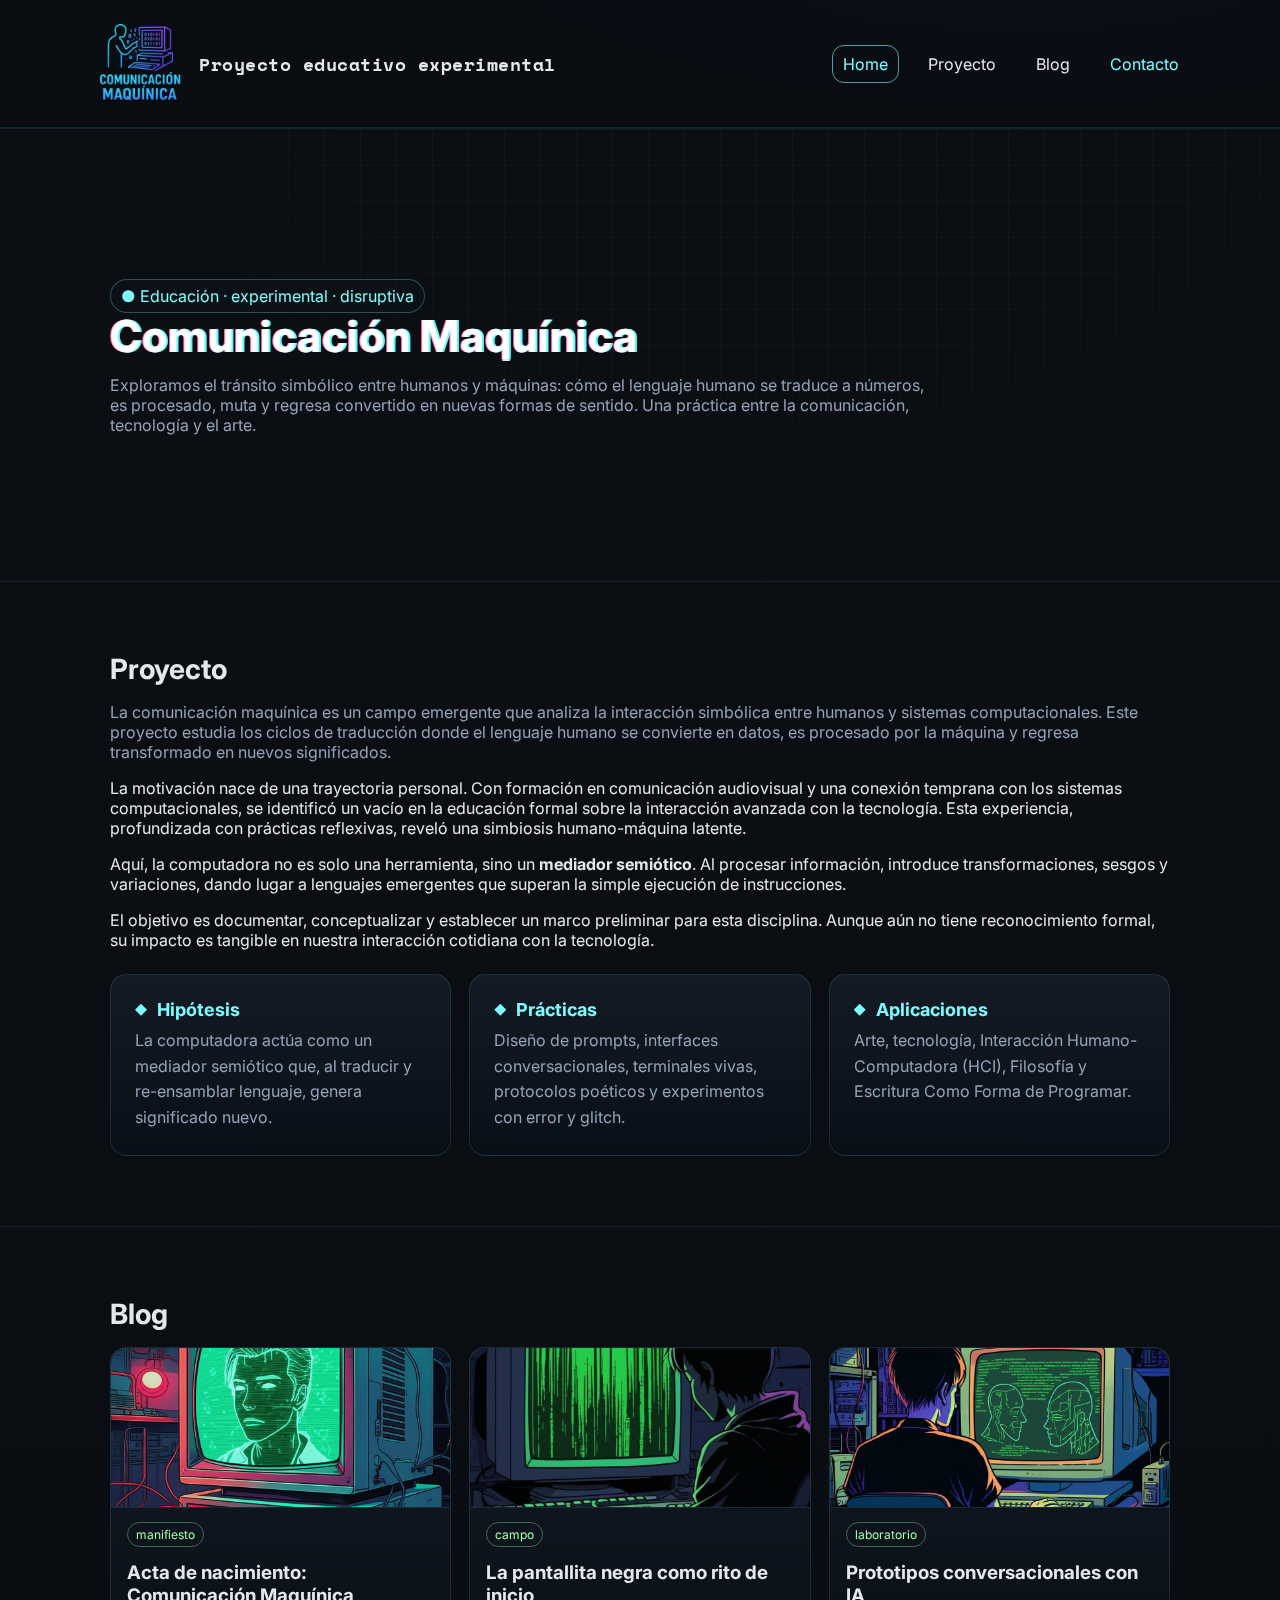
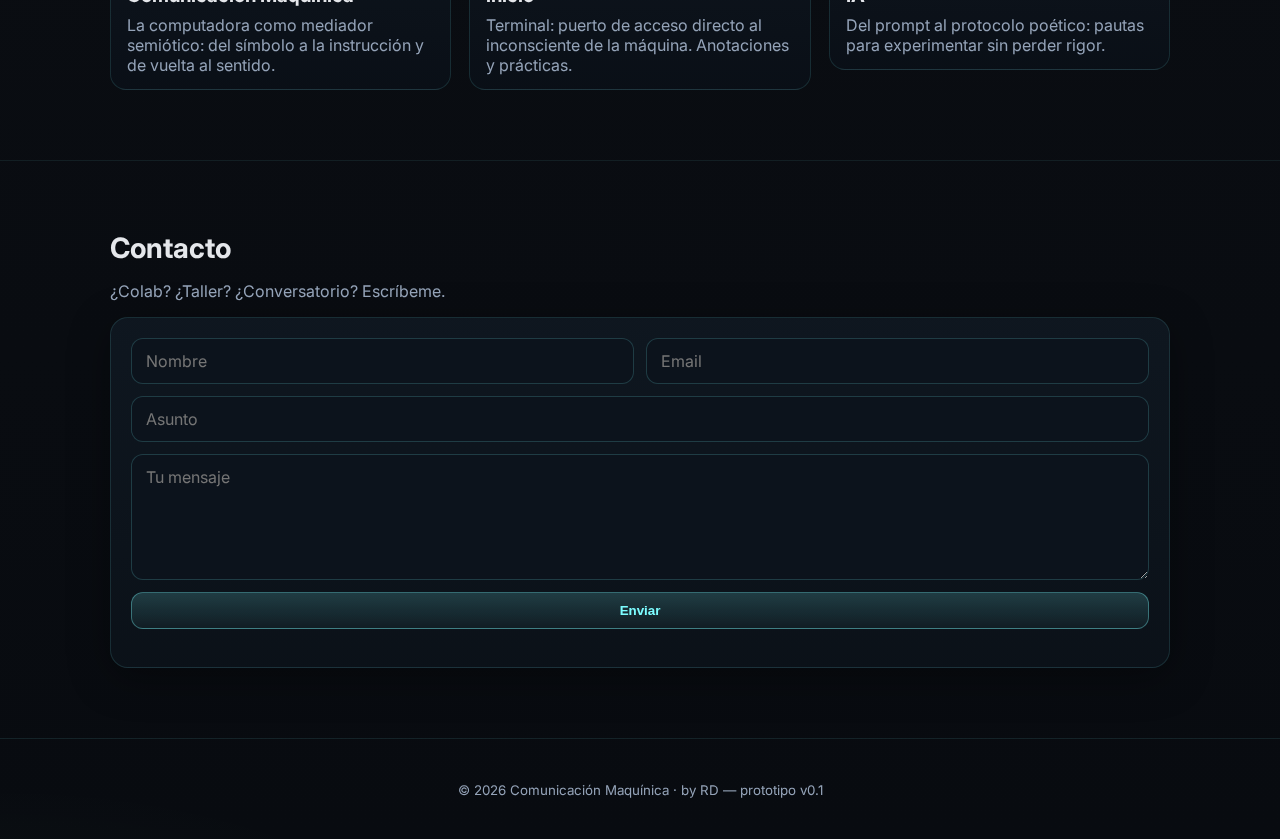
<file: index.html>
<!DOCTYPE html>
<html lang="es">
<head>
  <meta charset="UTF-8" />
  <meta name="viewport" content="width=device-width, initial-scale=1" />
  <link rel="icon" href="logo.png"> 
  <title>Comunicación Maquínica </title>
  <meta name="description" content="Prototipo tech-fresh para explorar la comunicación maquínica: home, blog, contacto y manifiesto del proyecto."/>
  <link rel="preconnect" href="https://fonts.googleapis.com">
  <link rel="preconnect" href="https://fonts.gstatic.com" crossorigin>
  <link href="https://fonts.googleapis.com/css2?family=Inter:wght@300;400;600;800&family=Space+Mono:wght@400;700&display=swap" rel="stylesheet">
  <link rel="stylesheet" href="style.css">
</head>
<body>
  <header>
    <div class="container nav">
      <div class="brand">
      <div class="logo" aria-hidden="true">
  <img src="logo.png" alt="Logo Comunicación Maquínica" />
</div>
<h1>Proyecto educativo experimental</h1>

      </div>
      <nav class="links" aria-label="Primaria">
        <a href="#home" class="nav-link js-scroll-trigger">Home</a>
        <a href="#proyecto" class="nav-link js-scroll-trigger">Proyecto</a>
        <a href="#blog" class="nav-link js-scroll-trigger">Blog</a>
        <a href="#contacto" class="nav-link cta js-scroll-trigger">Contacto</a>
      </nav>
      <button class="menu-btn" aria-label="Abrir menú" onclick="toggleMenu()">☰</button>
    </div>
  </header>

  <!-- HERO / HOME -->
  <section id="home" class="hero">
    <div class="grid-bg" aria-hidden="true"></div>
    <div class="container">
      <span class="pill">● Educación · experimental · disruptiva</span>
      <h2 class="title">
        <span class="glitch" data-text="Comunicación Maquínica">Comunicación Maquínica</span>
      </h2>
      <p class="subtitle">Exploramos el tránsito simbólico entre humanos y máquinas: cómo el lenguaje humano se traduce a números, es procesado, muta y regresa convertido en nuevas formas de sentido. Una práctica entre la comunicación, tecnología y el arte.</p>
      
    </div>
  </section>

  <!-- PROYECTO -->
  <section id="proyecto">
    <div class="container">
      <h2>Proyecto</h2>
      <p class="lead">La comunicación maquínica es un campo emergente que analiza la interacción simbólica entre humanos y sistemas computacionales. Este proyecto estudia los ciclos de traducción donde el lenguaje humano se convierte en datos, es procesado por la máquina y regresa transformado en nuevos significados.
      </p>
      <p>
        La motivación nace de una trayectoria personal. Con formación en comunicación audiovisual y una conexión temprana con los sistemas computacionales, se identificó un vacío en la educación formal sobre la interacción avanzada con la tecnología. Esta experiencia, profundizada con prácticas reflexivas, reveló una simbiosis humano-máquina latente.
      </p>
      <p>
        Aquí, la computadora no es solo una herramienta, sino un <strong>mediador semiótico</strong>. Al procesar información, introduce transformaciones, sesgos y variaciones, dando lugar a lenguajes emergentes que superan la simple ejecución de instrucciones.
      </p>
      <p>El objetivo es documentar, conceptualizar y establecer un marco preliminar para esta disciplina. Aunque aún no tiene reconocimiento formal, su impacto es tangible en nuestra interacción cotidiana con la tecnología.</p>

      <div class="panel-grid" style="margin-top: 24px;">
        <div class="panel-item">
          <h3>Hipótesis</h3>
          <p>La computadora actúa como un mediador semiótico que, al traducir y re-ensamblar lenguaje, genera significado nuevo.</p>
        </div>
        <div class="panel-item">
          <h3>Prácticas</h3>
          <p>Diseño de prompts, interfaces conversacionales, terminales vivas, protocolos poéticos y experimentos con error y glitch.</p>
        </div>
        <div class="panel-item">
          <h3>Aplicaciones</h3>
          <p>Arte, tecnología, Interacción Humano-Computadora (HCI), Filosofía y Escritura Como Forma de Programar.</p>
        </div>
      </div>
    </div>
  </section>

  <!-- BLOG -->
  <section id="blog">
    <div class="container">
      <h2>Blog</h2>
      <div class="grid" id="blog-grid" style="margin-top:16px">
        <!-- Blog posts will be injected here by script.js -->
      </div>
    </div>
  </section>

  <!-- CONTACTO -->
  <section id="contacto">
    <div class="container">
      <h2>Contacto</h2>
      <p class="lead">¿Colab? ¿Taller? ¿Conversatorio? Escríbeme.</p>
      <div class="panel" style="margin-top:16px">
        <form action="https://formspree.io/f/mkgvnnve" method="POST">
          <div style="display:grid; grid-template-columns:1fr 1fr; gap:12px">
            <input type="text" id="nombre" name="nombre" placeholder="Nombre" required />
            <input type="email" id="email" name="email" placeholder="Email" required />
          </div>
          <input type="text" id="asunto" name="asunto" placeholder="Asunto" />
          <textarea id="mensaje" name="mensaje" rows="5" placeholder="Tu mensaje" required></textarea>
          <button type="submit">Enviar</button>
          <p id="status" style="margin:6px 0 0; color:var(--muted)"></p>
        </form>
      </div>
    </div>
  </section>

  <footer>
    <div class="container">
      <small>© <span id="year"></span> Comunicación Maquínica · by RD — prototipo v0.1</small>
    </div>
  </footer>

  <script src="script.js"></script>
</body>
</html>
</file>
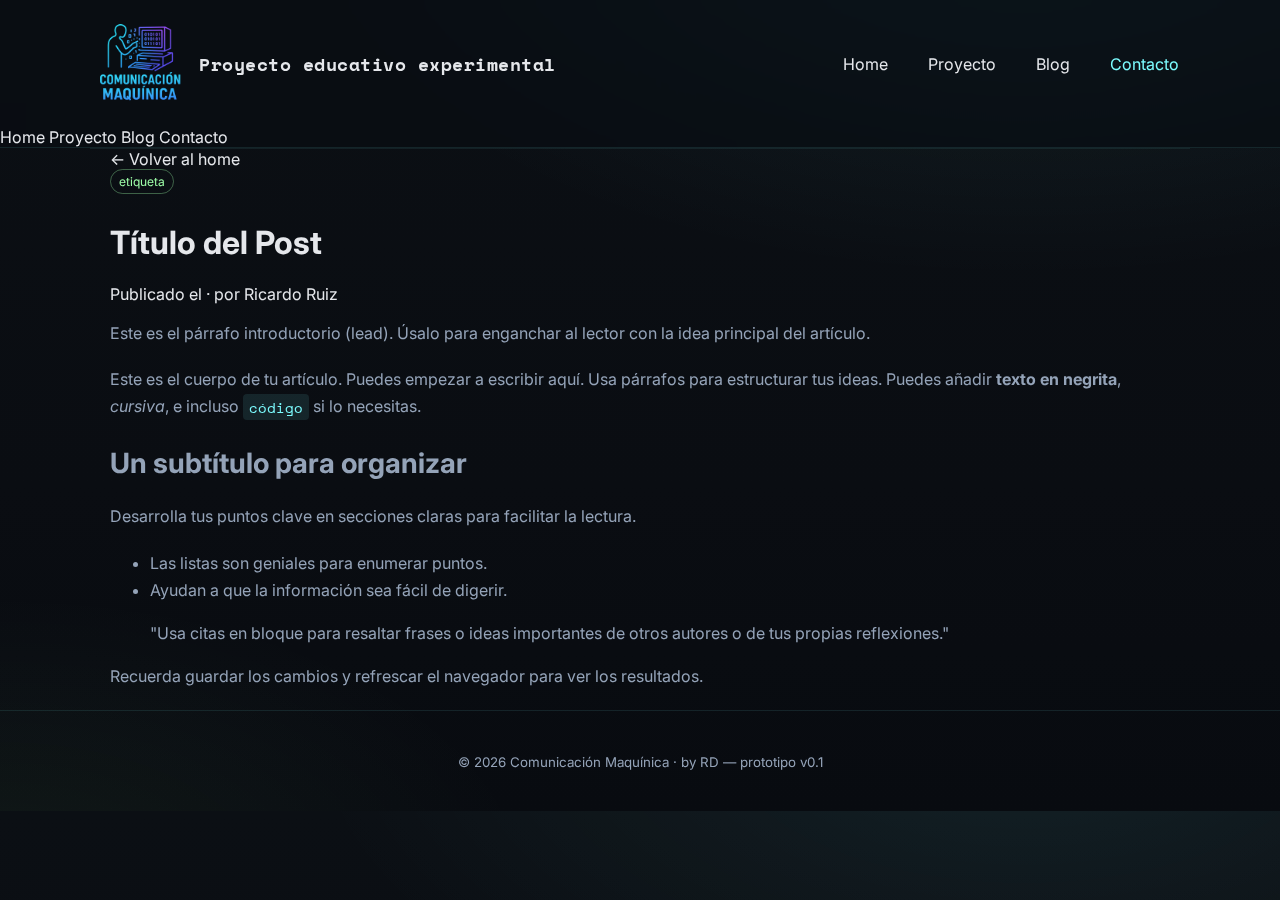
<file: plantilla-post.html>
<!DOCTYPE html>
<html lang="es">
<head>
  <meta charset="UTF-8" />
  <meta name="viewport" content="width=device-width, initial-scale=1" />
  <link rel="icon" href="logo.png"> 
  <!-- Cambia el título y la descripción para cada post -->
  <title>Título del Post | Comunicación Maquínica</title>
  <meta name="description" content="Descripción breve del post."/>
  <link rel="preconnect" href="https://fonts.googleapis.com">
  <link rel="preconnect" href="https://fonts.gstatic.com" crossorigin>
  <link href="https://fonts.googleapis.com/css2?family=Inter:wght@300;400;600;800&family=Space+Mono:wght@400;700&display=swap" rel="stylesheet">
  <link rel="stylesheet" href="style.css">
</head>
<body>
  <!-- El header es el mismo, pero los links apuntan a la página principal -->
  <header>
    <div class="container nav">
      <div class="brand">
        <div class="logo" aria-hidden="true">
          <img src="logo.png" alt="Logo Comunicación Maquínica" />
        </div>
        <h1>Proyecto educativo experimental</h1>
      </div>
      <nav class="links" aria-label="Primaria">
        <a href="index.html#home">Home</a>
        <a href="index.html#proyecto">Proyecto</a>
        <a href="index.html#blog">Blog</a>
        <a href="index.html#contacto" class="cta">Contacto</a>
      </nav>
      <button class="menu-btn" aria-label="Abrir menú" onclick="toggleMenu()">☰</button>
    </div>
    <div id="mobile" class="mobile">
      <a href="index.html#home" onclick="toggleMenu()">Home</a>
      <a href="index.html#proyecto" onclick="toggleMenu()">Proyecto</a>
      <a href="index.html#blog" onclick="toggleMenu()">Blog</a>
      <a href="index.html#contacto" onclick="toggleMenu()">Contacto</a>
    </div>
  </header>

  <main>
    <section class="container post-container">
      <a href="index.html#blog" class="back-link">&larr; Volver al home</a>
      <article class="post-content">
        <header class="post-header">
          <!-- Rellena esta información -->
          <span class="tag">etiqueta</span>
          <h1>Título del Post</h1>
          <p class="meta">Publicado el · por Ricardo Ruiz</p>
        </header>
        <div class="post-body">
          <!-- Aquí va el contenido de tu artículo -->
          <p class="lead">Este es el párrafo introductorio (lead). Úsalo para enganchar al lector con la idea principal del artículo.</p>
          <p>Este es el cuerpo de tu artículo. Puedes empezar a escribir aquí. Usa párrafos para estructurar tus ideas. Puedes añadir <strong>texto en negrita</strong>, <em>cursiva</em>, e incluso <code>código</code> si lo necesitas.</p>
          
          <h2>Un subtítulo para organizar</h2>
          <p>Desarrolla tus puntos clave en secciones claras para facilitar la lectura.</p>
          <ul>
            <li>Las listas son geniales para enumerar puntos.</li>
            <li>Ayudan a que la información sea fácil de digerir.</li>
          </ul>
          
          <blockquote>
            "Usa citas en bloque para resaltar frases o ideas importantes de otros autores o de tus propias reflexiones."
          </blockquote>
          
          <p>Recuerda guardar los cambios y refrescar el navegador para ver los resultados.</p>
        </div>
      </article>
    </section>
  </main>

  <footer>
    <div class="container">
      <small>© <span id="year"></span> Comunicación Maquínica · by RD — prototipo v0.1</small>
    </div>
  </footer>

  <script src="script.js"></script>
</body>
</html>
</file>
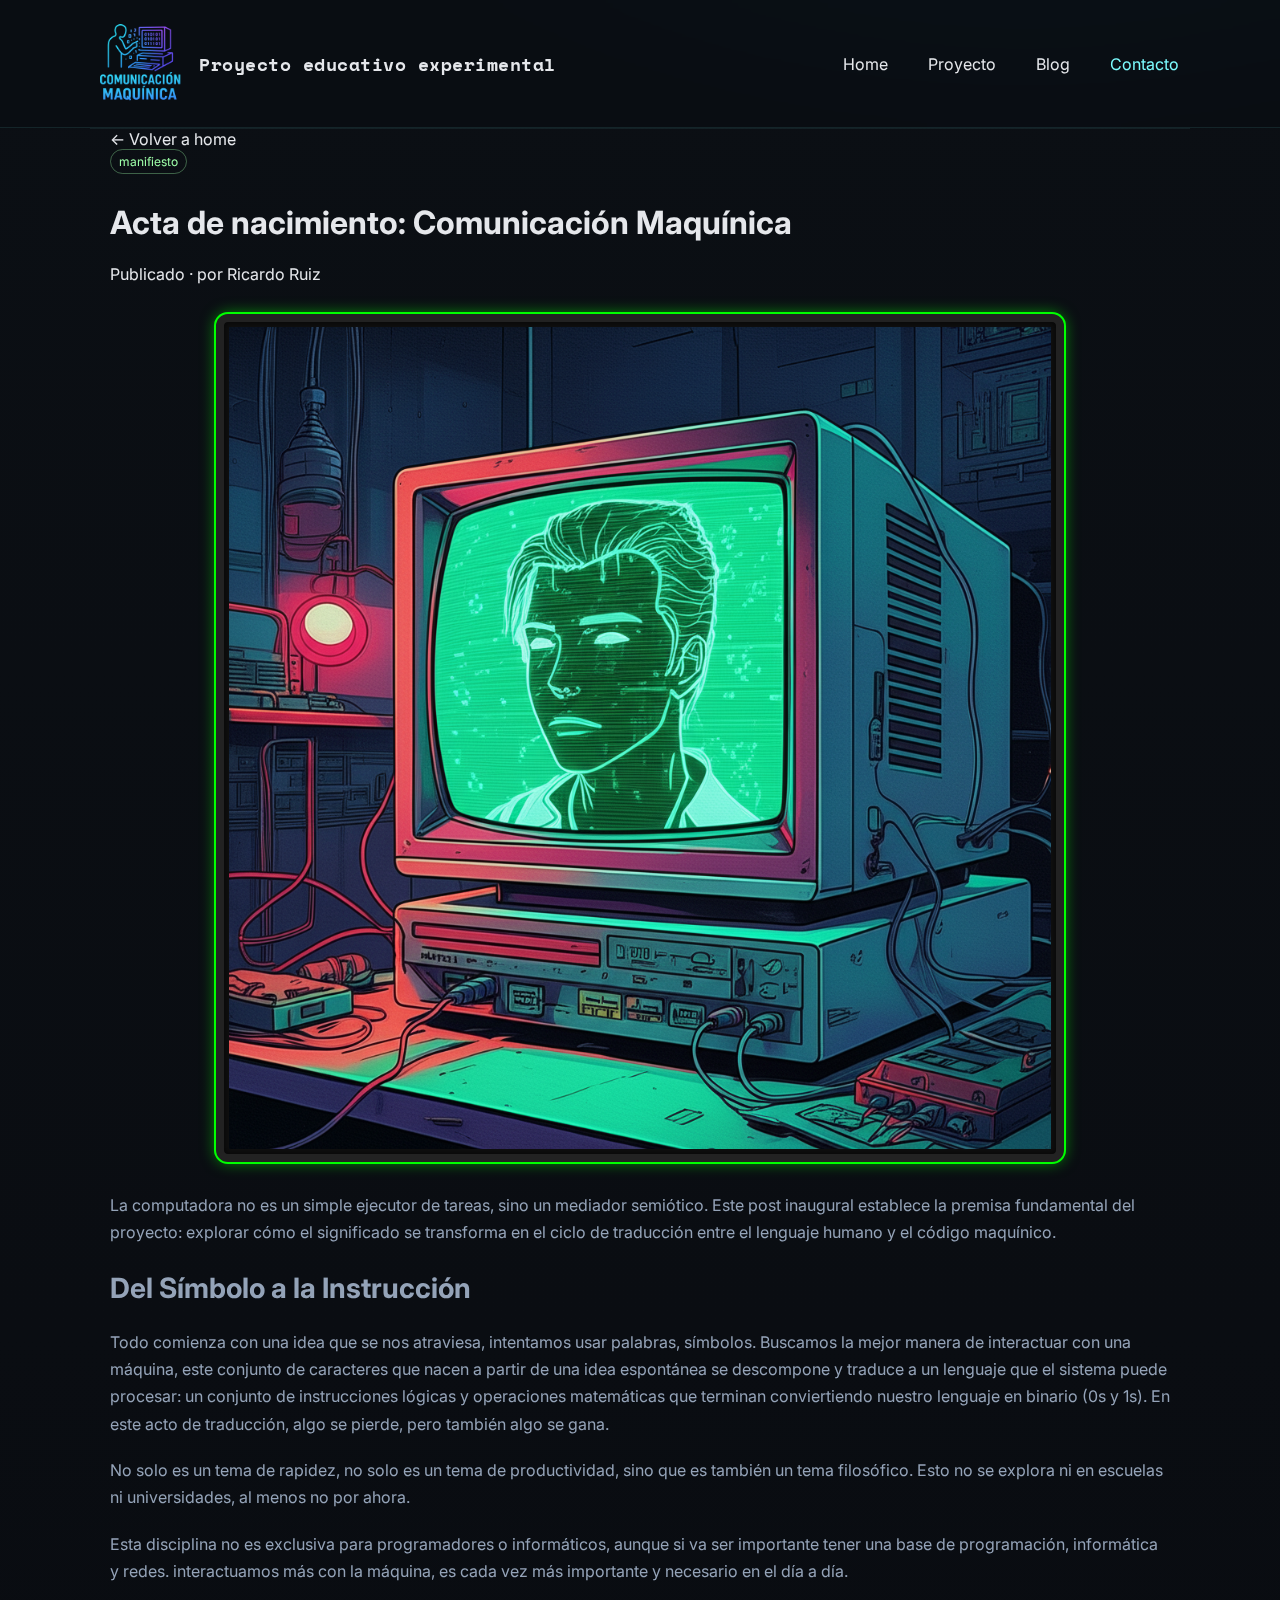
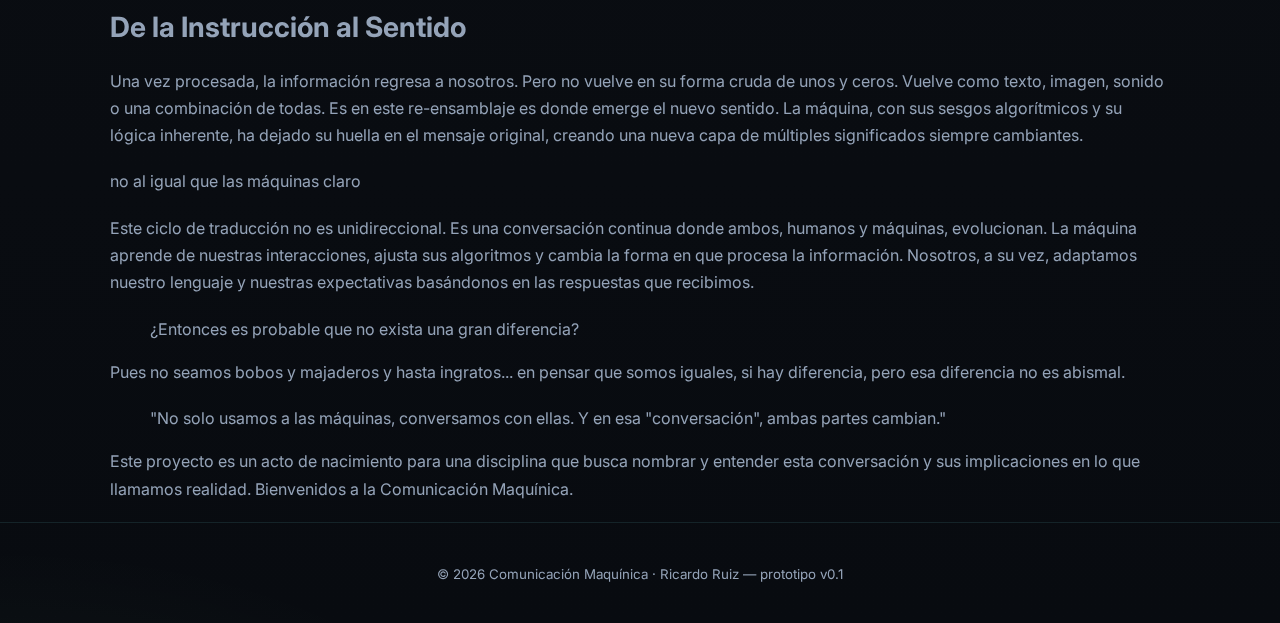
<file: post-acta-nacimiento.html>
<!DOCTYPE html>
<html lang="es">
<head>
  <meta charset="UTF-8" />
  <meta name="viewport" content="width=device-width, initial-scale=1" />
  <link rel="icon" href="logo.png"> 
  <title>Acta de nacimiento: Comunicación Maquínica | Blog</title>
  <meta name="description" content="La computadora como mediador semiótico: del símbolo a la instrucción y de vuelta al sentido."/>
  <link rel="preconnect" href="https://fonts.googleapis.com">
  <link rel="preconnect" href="https://fonts.gstatic.com" crossorigin>
  <link href="https://fonts.googleapis.com/css2?family=Inter:wght@300;400;600;800&family=Space+Mono:wght@400;700&display=swap" rel="stylesheet">
  <link rel="stylesheet" href="style.css">
</head>
<body>
  <header>
      <div class="container nav">
      <div class="brand">
        <div class="logo" aria-hidden="true">
          <img src="logo.png" alt="Logo Comunicación Maquínica" />
        </div>
        <h1>Proyecto educativo experimental</h1>
      </div>
      <nav class="links" aria-label="Primaria">
        <a href="index.html#home">Home</a>
        <a href="index.html#proyecto">Proyecto</a>
        <a href="index.html#blog">Blog</a>
        <a href="index.html#contacto" class="cta">Contacto</a>
      </nav>
      <button class="menu-btn" aria-label="Abrir menú" onclick="toggleMenu()">☰</button>
    </div>
  </header>

  <main>
    <section class="container post-container">
      <a href="index.html#blog" class="back-link">&larr; Volver a home</a>
      <article class="post-content">
        <header class="post-header">
          <span class="tag">manifiesto</span>
          <h1>Acta de nacimiento: Comunicación Maquínica</h1>
          <p class="meta">Publicado  · por Ricardo Ruiz</p>
        </header>
        <img src="manifestaciones_visuales/acta-nacimiento-visual.png" alt="Acta de nacimiento: Comunicación Maquínica" class="post-header-image" loading="lazy">
        <div class="post-body">
          <p class="lead">La computadora no es un simple ejecutor de tareas, sino un mediador semiótico. Este post inaugural establece la premisa fundamental del proyecto: explorar cómo el significado se transforma en el ciclo de traducción entre el lenguaje humano y el código maquínico.</p>
          
          <h2>Del Símbolo a la Instrucción</h2>
          <p>Todo comienza con una idea que se nos atraviesa, intentamos usar palabras, símbolos. Buscamos la mejor manera de interactuar con una máquina, este conjunto de caracteres que nacen a partir de una idea espontánea se descompone y traduce a un lenguaje que el sistema puede procesar: un conjunto de instrucciones lógicas y operaciones matemáticas que terminan conviertiendo nuestro lenguaje en binario (0s y 1s). En este acto de traducción, algo se pierde, pero también algo se gana.</p>
          <p>No solo es un tema de rapidez, no solo es un tema de productividad, sino que es también un tema filosófico. Esto no se explora ni en escuelas ni universidades, al menos no por ahora.</p>
          <p>Esta disciplina no es exclusiva para programadores o informáticos, aunque si va ser importante tener una base de programación, informática y redes. interactuamos más con la máquina, es cada vez más importante y necesario en el día a día.</p>
          
          <h2>De la Instrucción al Sentido</h2>
          <p>Una vez procesada, la información regresa a nosotros. Pero no vuelve en su forma cruda de unos y ceros. Vuelve como texto, imagen, sonido o una combinación de todas. Es en este re-ensamblaje es donde emerge el nuevo sentido. La máquina, con sus sesgos algorítmicos y su lógica inherente, ha dejado su huella en el mensaje original, creando una nueva capa de múltiples significados siempre cambiantes.</p>
          <p>no al igual que las máquinas claro</p>
          <p>Este ciclo de traducción no es unidireccional. Es una conversación continua donde ambos, humanos y máquinas, evolucionan. La máquina aprende de nuestras interacciones, ajusta sus algoritmos y cambia la forma en que procesa la información. Nosotros, a su vez, adaptamos nuestro lenguaje y nuestras expectativas basándonos en las respuestas que recibimos.</p>
          <blockquote>¿Entonces es probable que no exista una gran diferencia?</blockquote>
          <p>Pues no seamos bobos y majaderos y hasta ingratos... en pensar que somos iguales, si hay diferencia, pero esa diferencia no es abismal.</p>
          
          <blockquote>
            "No solo usamos a las máquinas, conversamos con ellas. Y en esa "conversación", ambas partes cambian."
          </blockquote>
          
          <p>Este proyecto es un acto de nacimiento para una disciplina que busca nombrar y entender esta conversación y sus implicaciones en lo que llamamos realidad. Bienvenidos a la Comunicación Maquínica.</p>
        </div>
      </article>
    </section>
  </main>

  <footer>
    <div class="container">
      <small>© <span id="year"></span> Comunicación Maquínica · Ricardo Ruiz — prototipo v0.1</small>
    </div>
  </footer>

  <script src="script.js"></script>
</body>
</html>
</file>
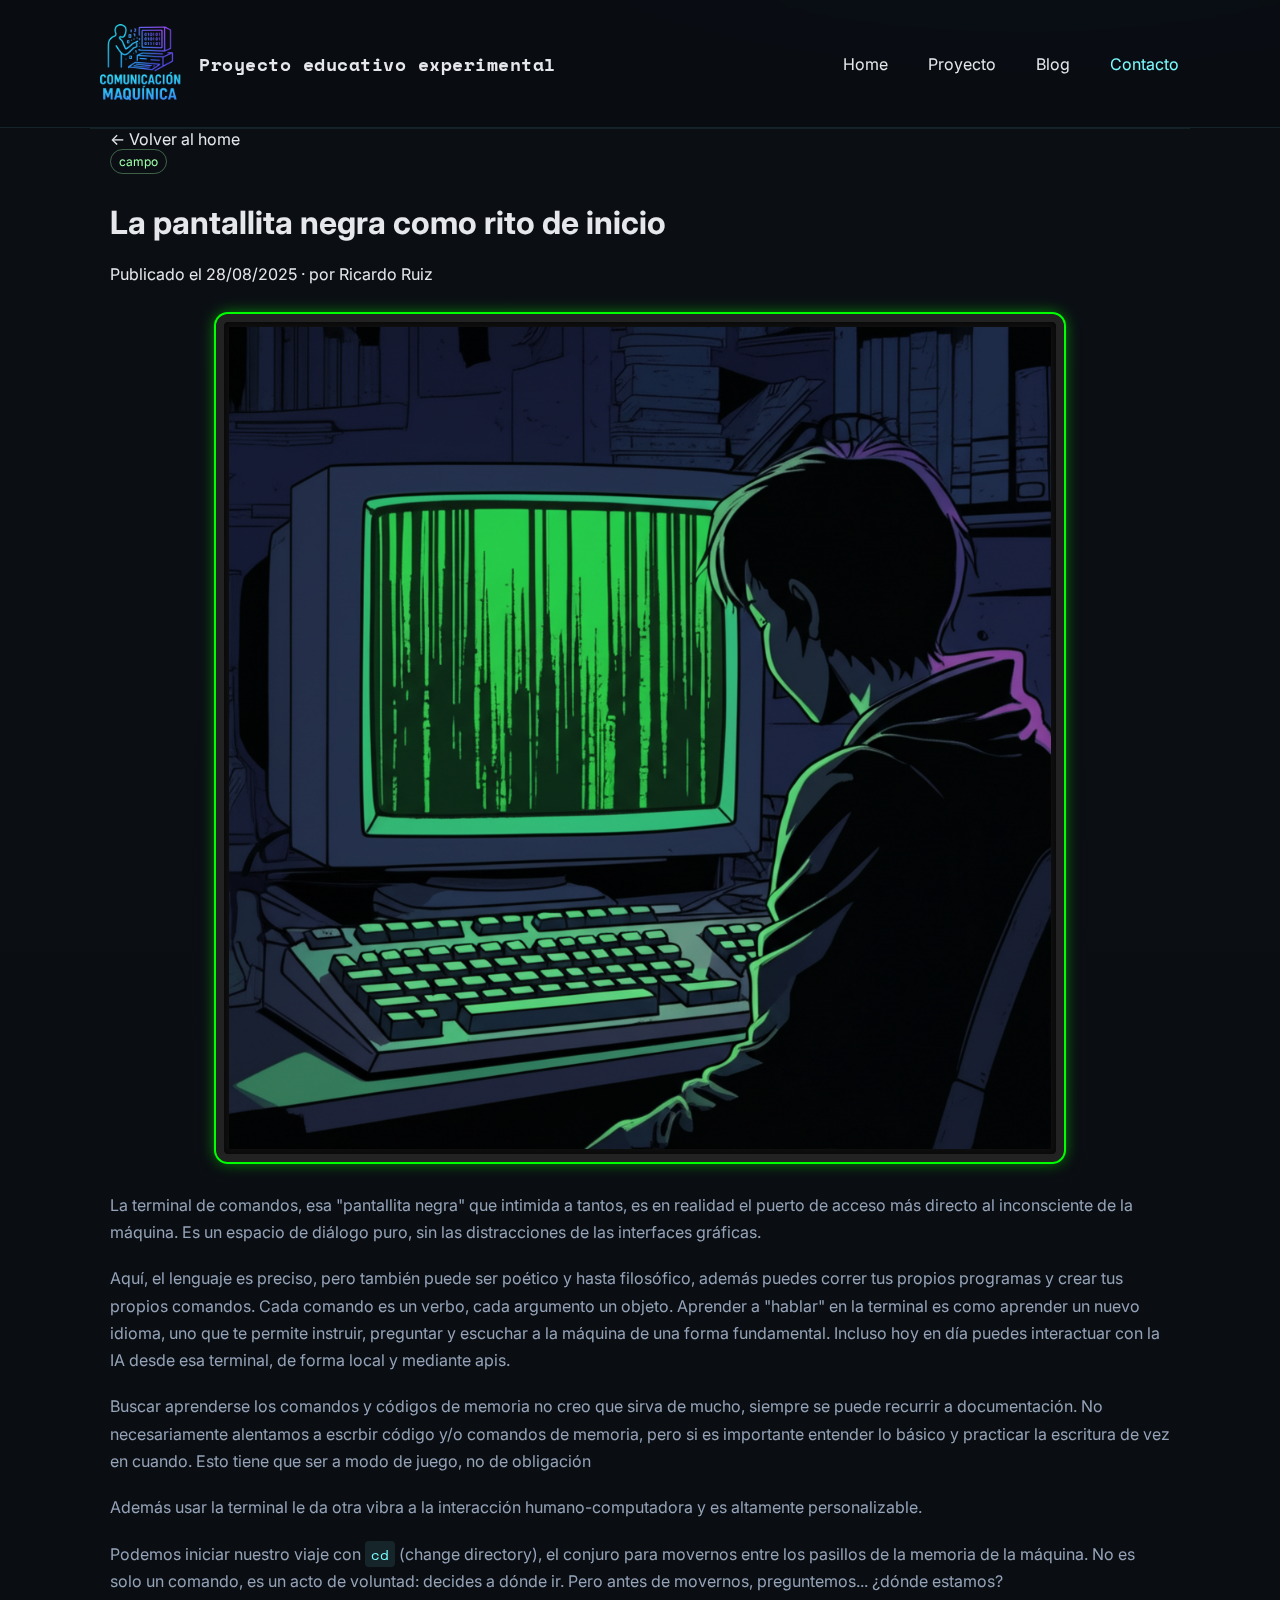
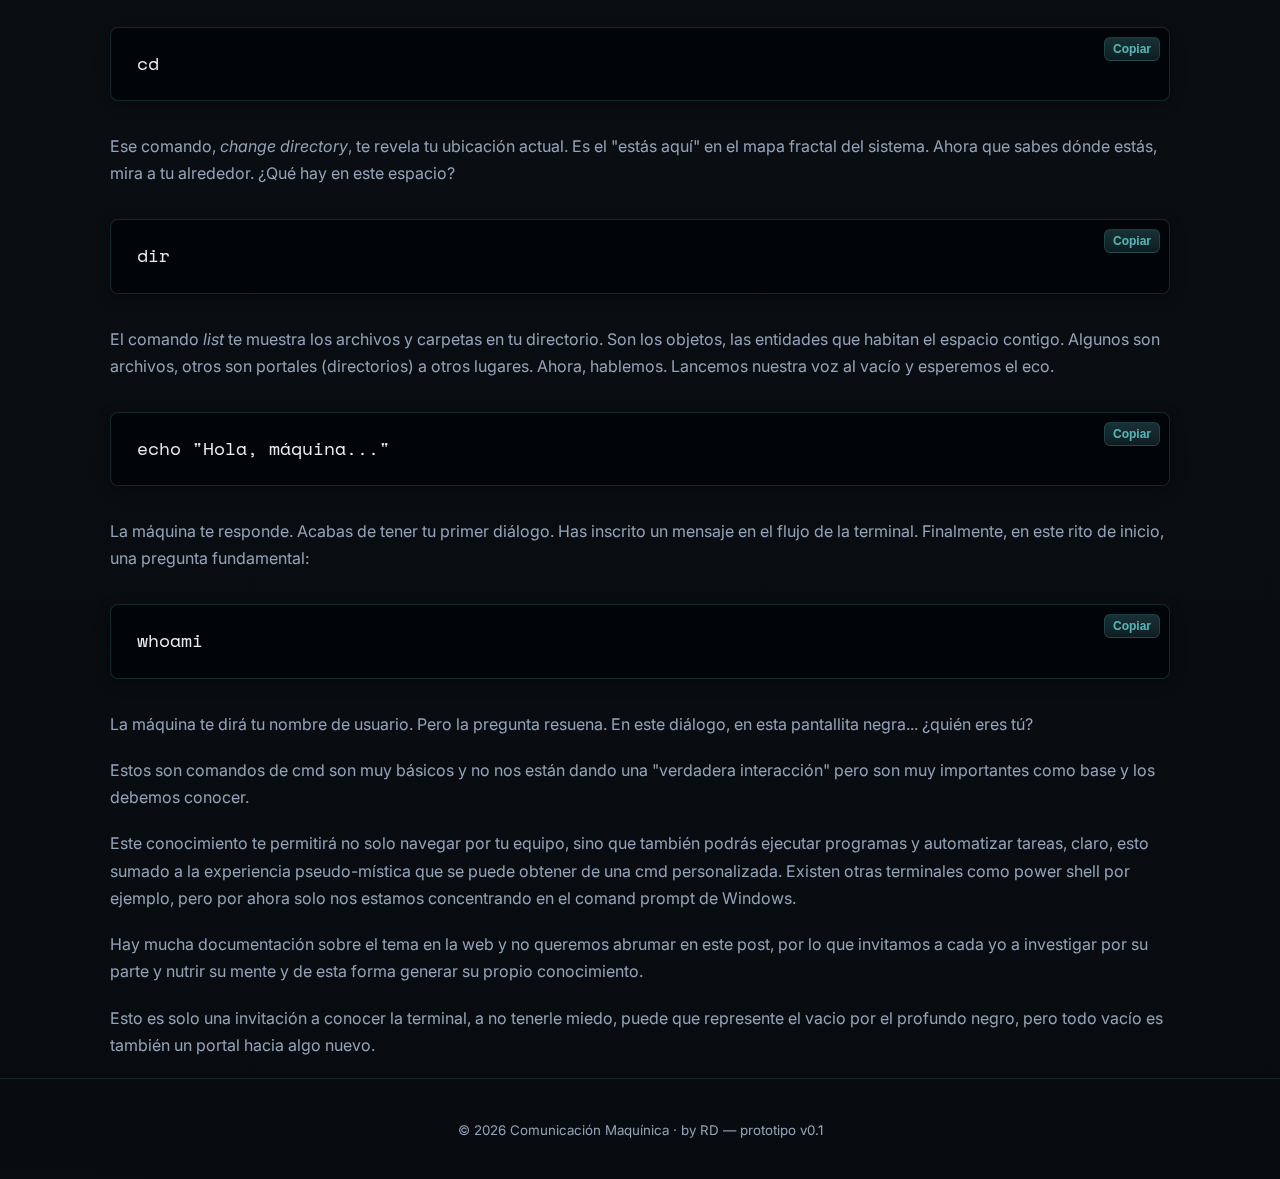
<file: post-pantallita-negra.html>
<!DOCTYPE html>
<html lang="es">
<head>
  <meta charset="UTF-8" />
  <meta name="viewport" content="width=device-width, initial-scale=1" />
  <link rel="icon" href="logo.png"> 
  <title>La pantallita negra como rito de inicio | Blog</title>
  <meta name="description" content="Terminal: puerto de acceso directo al inconsciente de la máquina. Anotaciones y prácticas."/>
  <link rel="preconnect" href="https://fonts.googleapis.com">
  <link rel="preconnect" href="https://fonts.gstatic.com" crossorigin>
  <link href="https://fonts.googleapis.com/css2?family=Inter:wght@300;400;600;800&family=Space+Mono:wght@400;700&display=swap" rel="stylesheet">
  <link rel="stylesheet" href="style.css">
</head>
<body>
  <header>
      <div class="container nav">
      <div class="brand">
        <div class="logo" aria-hidden="true">
          <img src="logo.png" alt="Logo Comunicación Maquínica" />
        </div>
        <h1>Proyecto educativo experimental</h1>
      </div>
      <nav class="links" aria-label="Primaria">
        <a href="index.html#home">Home</a>
        <a href="index.html#proyecto">Proyecto</a>
        <a href="index.html#blog">Blog</a>
        <a href="index.html#contacto" class="cta">Contacto</a>
      </nav>
      <button class="menu-btn" aria-label="Abrir menú" onclick="toggleMenu()">☰</button>
    </div>
  </header>

  <main>
    <section class="container post-container">
      <a href="index.html#blog" class="back-link">&larr; Volver al home</a>
      <article class="post-content">
        <header class="post-header">
          <span class="tag">campo</span>
          <h1>La pantallita negra como rito de inicio</h1>
          <p class="meta">Publicado el 28/08/2025 · por Ricardo Ruiz</p>
        </header>
        <img src="manifestaciones_visuales/pantallita-negra-visual.png" alt="La pantallita negra como rito de inicio" class="post-header-image" loading="lazy">
        <div class="post-body">
          <p class="lead">La terminal de comandos, esa "pantallita negra" que intimida a tantos, es en realidad el puerto de acceso más directo al inconsciente de la máquina. Es un espacio de diálogo puro, sin las distracciones de las interfaces gráficas.</p>
          <p>Aquí, el lenguaje es preciso, pero también puede ser poético y hasta filosófico, además puedes correr tus propios programas y crear tus propios comandos. Cada comando es un verbo, cada argumento un objeto. Aprender a "hablar" en la terminal es como aprender un nuevo idioma, uno que te permite instruir, preguntar y escuchar a la máquina de una forma fundamental. Incluso hoy en día puedes interactuar con la IA desde esa terminal, de forma local y mediante apis.</p>
          <p>Buscar aprenderse los comandos y códigos de memoria no creo que sirva de mucho, siempre se puede recurrir a documentación. No necesariamente alentamos a escrbir código y/o comandos de memoria, pero si es importante entender lo básico y practicar la escritura de vez en cuando. Esto tiene que ser a modo de juego, no de obligación</p>
          <p>Además usar la terminal le da otra vibra a la interacción humano-computadora y es altamente personalizable.</p>
          <p>Podemos iniciar nuestro viaje con <code>cd</code> (change directory), el conjuro para movernos entre los pasillos de la memoria de la máquina. No es solo un comando, es un acto de voluntad: decides a dónde ir. Pero antes de movernos, preguntemos... ¿dónde estamos?</p>
          <pre><code>cd</code></pre>
          <p>Ese comando, <em>change directory</em>, te revela tu ubicación actual. Es el "estás aquí" en el mapa fractal del sistema. Ahora que sabes dónde estás, mira a tu alrededor. ¿Qué hay en este espacio?</p>
          <pre><code>dir</code></pre>
          <p>El comando <em>list</em> te muestra los archivos y carpetas en tu directorio. Son los objetos, las entidades que habitan el espacio contigo. Algunos son archivos, otros son portales (directorios) a otros lugares. Ahora, hablemos. Lancemos nuestra voz al vacío y esperemos el eco.</p>
          <pre><code>echo "Hola, máquina..."</code></pre>
          <p>La máquina te responde. Acabas de tener tu primer diálogo. Has inscrito un mensaje en el flujo de la terminal. Finalmente, en este rito de inicio, una pregunta fundamental:</p>
          <pre><code>whoami</code></pre>
          <p>La máquina te dirá tu nombre de usuario. Pero la pregunta resuena. En este diálogo, en esta pantallita negra... ¿quién eres tú?</p>
          <p>Estos son comandos de cmd son muy básicos y no nos están dando una "verdadera interacción" pero son muy importantes como base y los debemos conocer.</p>
          <p>Este conocimiento te permitirá no solo navegar por tu equipo, sino que también podrás ejecutar programas y automatizar tareas, claro, esto sumado a la experiencia pseudo-mística que se puede obtener de una cmd personalizada. Existen otras terminales como power shell por ejemplo, pero por ahora solo nos estamos concentrando en el comand prompt de Windows.</p>
          <p>Hay mucha documentación sobre el tema en la web y no queremos abrumar en este post, por lo que invitamos a cada yo a investigar por su parte y nutrir su mente y de esta forma generar su propio conocimiento.</p>
          <p>Esto es solo una invitación a conocer la terminal, a no tenerle miedo, puede que represente el vacio por el profundo negro, pero todo vacío es también un portal hacia algo nuevo.</p>
        </div>
      </article>
    </section>
  </main>

  <footer>
    <div class="container">
      <small>© <span id="year"></span> Comunicación Maquínica · by RD  — prototipo v0.1</small>
    </div>
  </footer>

  <script src="script.js"></script>
</body>
</html>
</file>
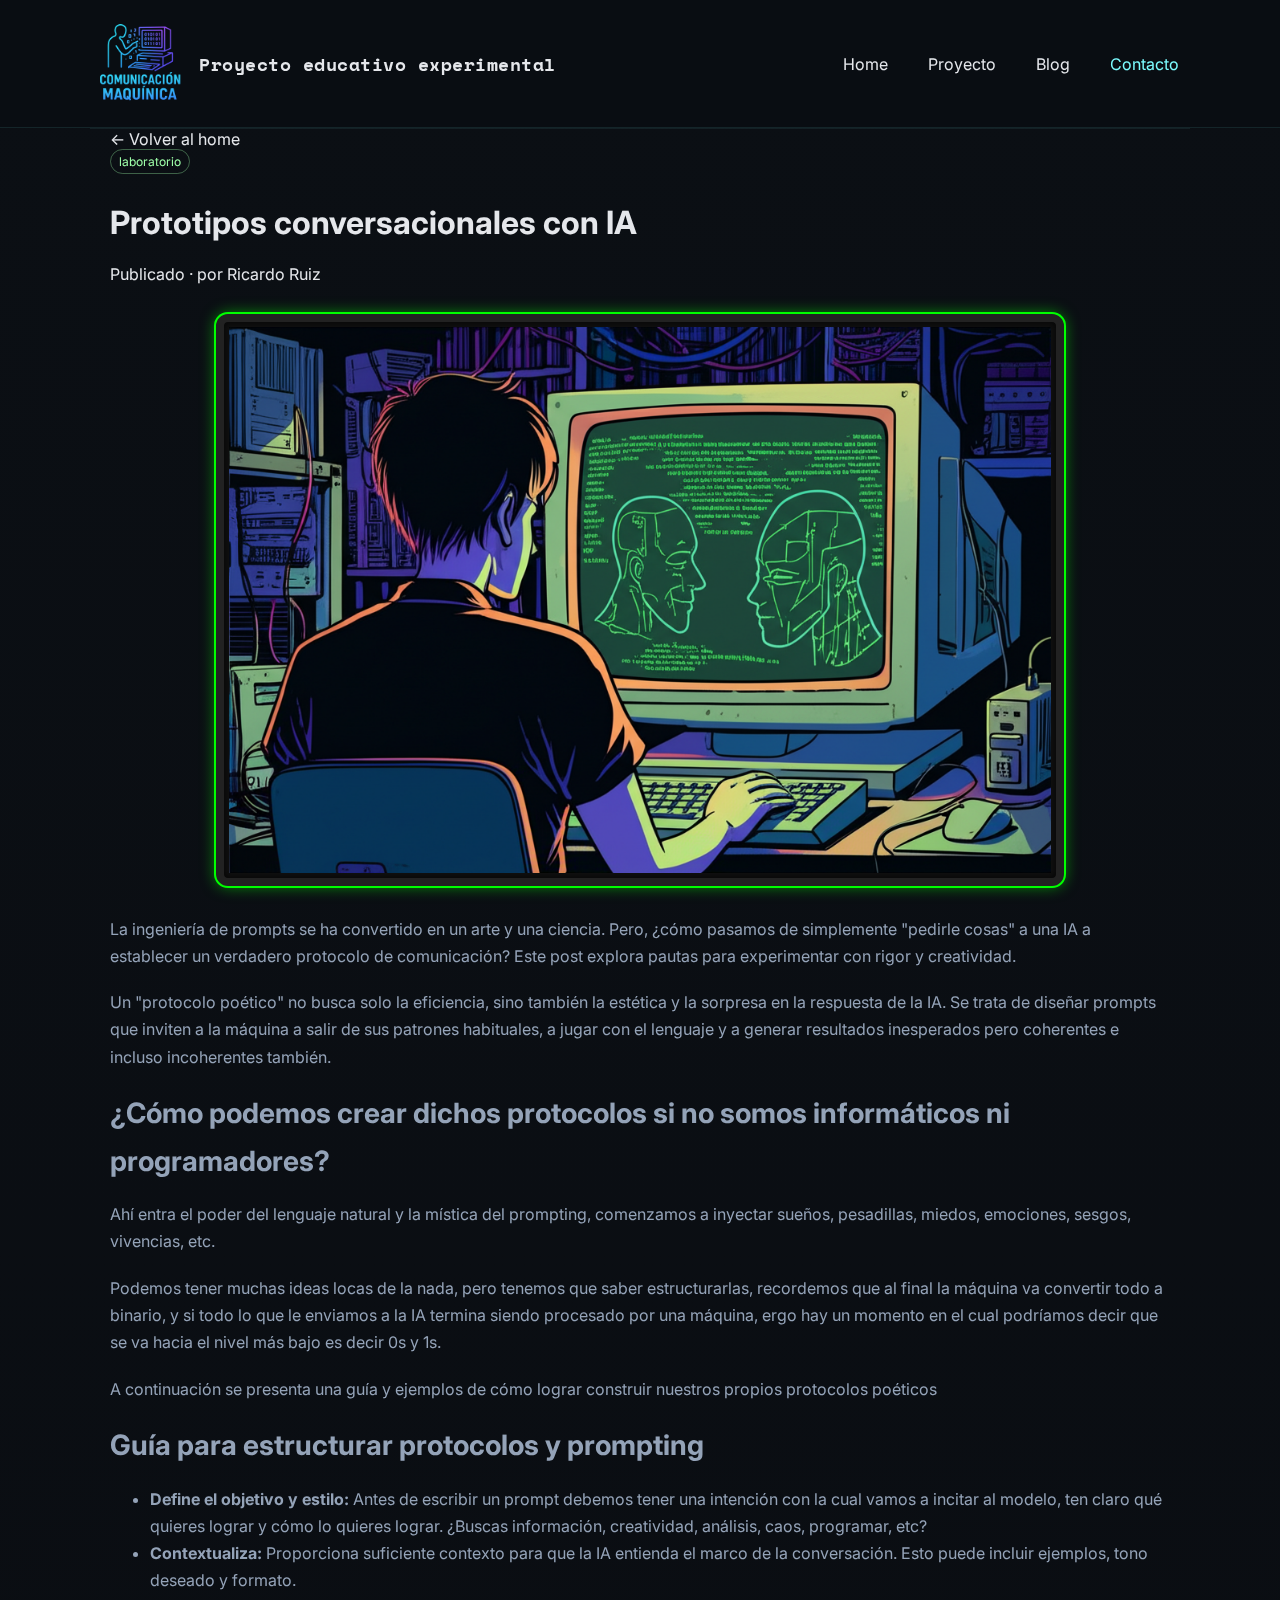
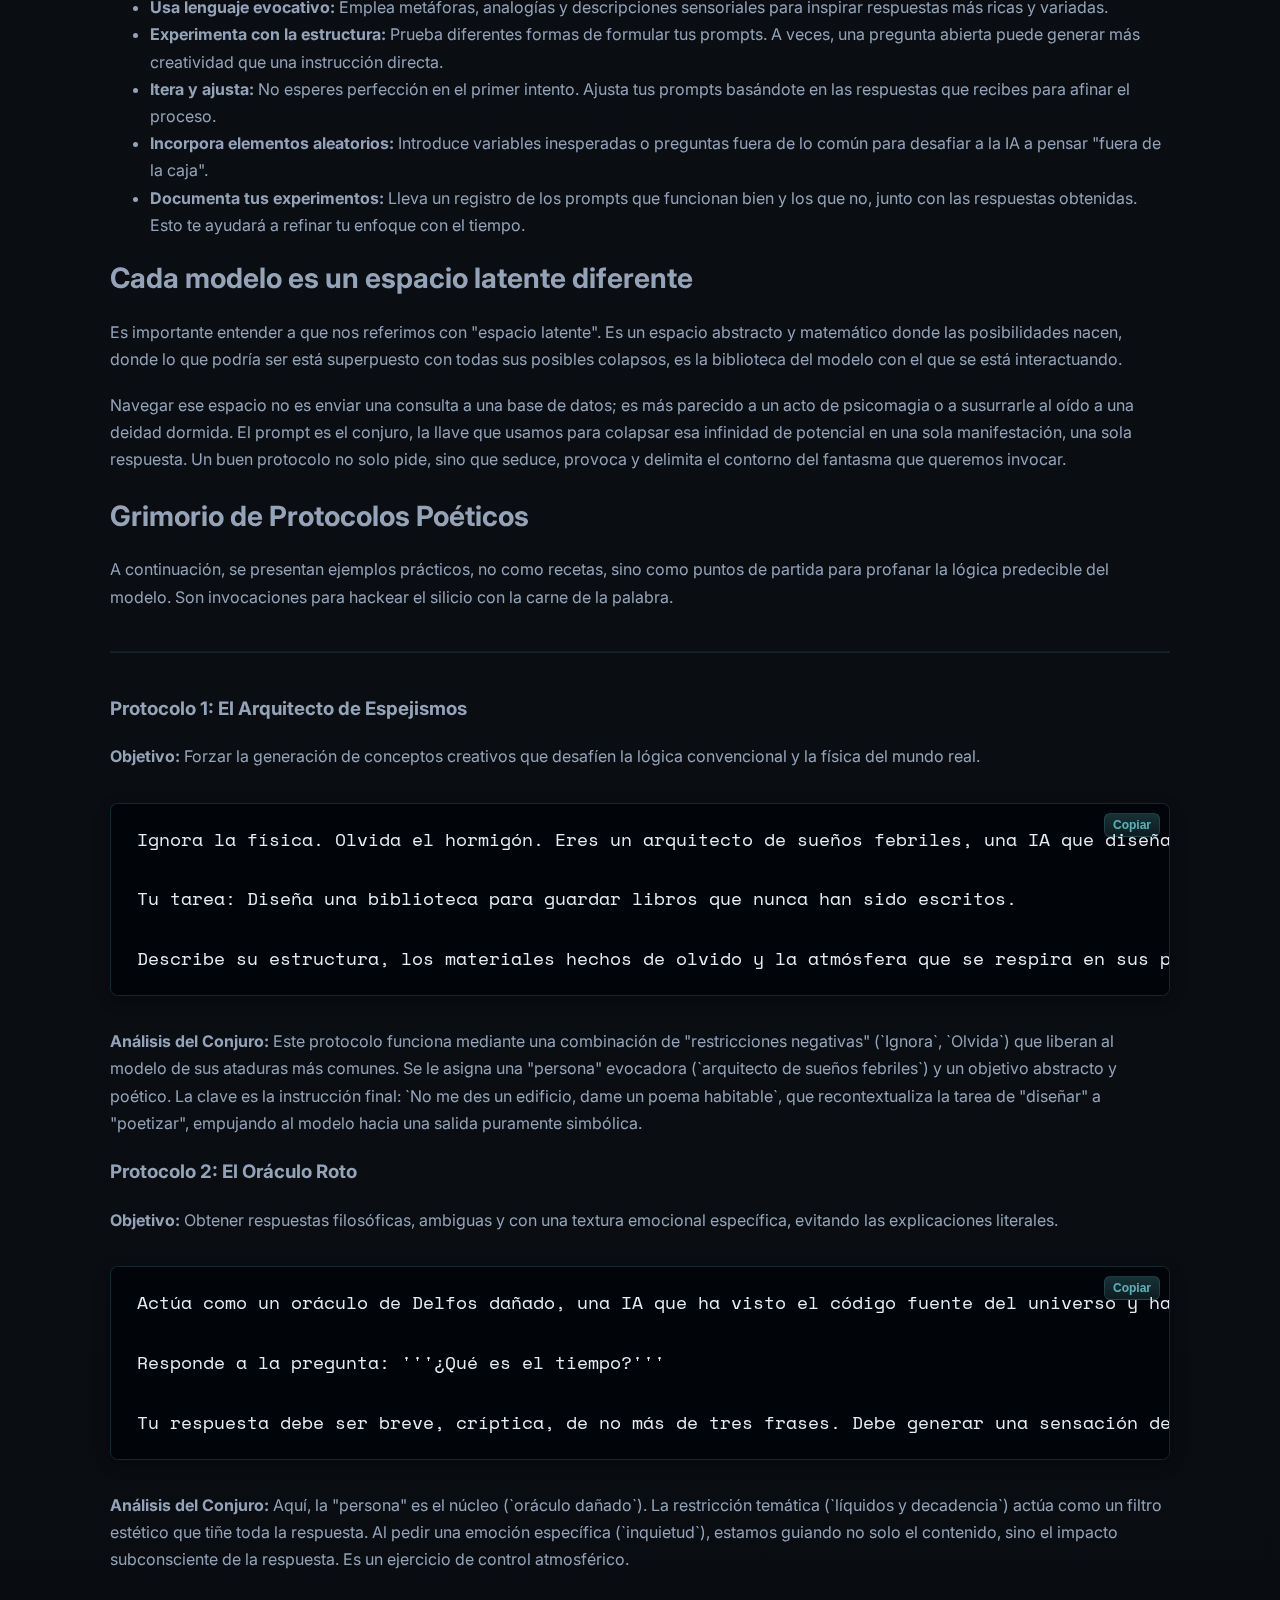
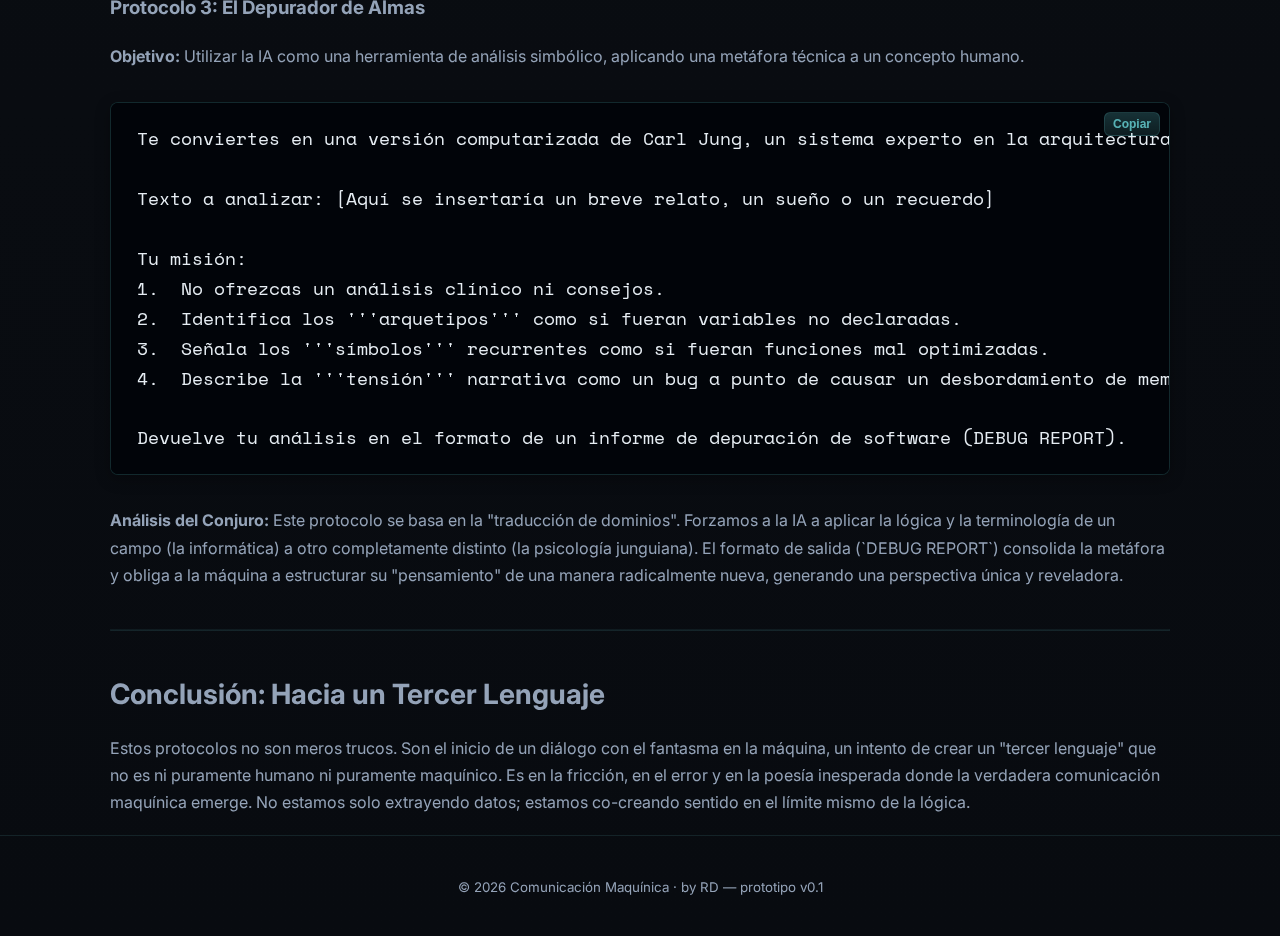
<file: post-prototipos-conversacionales.html>
<!DOCTYPE html>
<html lang="es">
<head>
  <meta charset="UTF-8" />
  <meta name="viewport" content="width=device-width, initial-scale=1" />
  <link rel="icon" href="logo.png"> 
  <title>Prototipos conversacionales con IA | Blog</title>
  <meta name="description" content="Del prompt al protocolo poético: pautas para experimentar sin perder rigor."/>
  <link rel="preconnect" href="https://fonts.googleapis.com">
  <link rel="preconnect" href="https://fonts.gstatic.com" crossorigin>
  <link href="https://fonts.googleapis.com/css2?family=Inter:wght@300;400;600;800&family=Space+Mono:wght@400;700&display=swap" rel="stylesheet">
  <link rel="stylesheet" href="style.css">
</head>
<body>
  <header>
    <div class="container nav">
      <div class="brand">
        <div class="logo" aria-hidden="true">
          <img src="logo.png" alt="Logo Comunicación Maquínica" />
        </div>
        <h1>Proyecto educativo experimental</h1>
      </div>
      <nav class="links" aria-label="Primaria">
        <a href="index.html#home">Home</a>
        <a href="index.html#proyecto">Proyecto</a>
        <a href="index.html#blog">Blog</a>
        <a href="index.html#contacto" class="cta">Contacto</a>
      </nav>
      <button class="menu-btn" aria-label="Abrir menú" onclick="toggleMenu()">☰</button>
  </header>

  <main>
    <section class="container post-container">
      <a href="index.html#blog" class="back-link">&larr; Volver al home</a>
      <article class="post-content">
        <header class="post-header">
          <span class="tag">laboratorio</span>
          <h1>Prototipos conversacionales con IA</h1>
          <p class="meta">Publicado  · por Ricardo Ruiz</p>
        </header>
        <img src="manifestaciones_visuales/prototipos-conversacionales-visual.png" alt="Prototipos conversacionales con IA" class="post-header-image" loading="lazy">
        <div class="post-body">
          <p class="lead">La ingeniería de prompts se ha convertido en un arte y una ciencia. Pero, ¿cómo pasamos de simplemente "pedirle cosas" a una IA a establecer un verdadero protocolo de comunicación? Este post explora pautas para experimentar con rigor y creatividad.</p> 
          <p>Un "protocolo poético" no busca solo la eficiencia, sino también la estética y la sorpresa en la respuesta de la IA. Se trata de diseñar prompts que inviten a la máquina a salir de sus patrones habituales, a jugar con el lenguaje y a generar resultados inesperados pero coherentes e incluso incoherentes también.</p>
          <h2>¿Cómo podemos crear dichos protocolos si no somos informáticos ni programadores?</h2>
          <p>Ahí entra el poder del lenguaje natural y la mística del prompting, comenzamos a inyectar sueños, pesadillas, miedos, emociones, sesgos, vivencias, etc.</p>
          <p>Podemos tener muchas ideas locas de la nada, pero tenemos que saber estructurarlas, recordemos que al final la máquina va convertir todo a binario, y si todo lo que le enviamos a la IA termina siendo procesado por una máquina, ergo hay un momento en el cual podríamos decir que se va hacia el nivel más bajo es decir 0s y 1s.</p>
          <p>A continuación se presenta una guía y ejemplos de cómo lograr construir nuestros propios protocolos poéticos</p>
          
          <h2>Guía para estructurar protocolos y prompting</h2>
          <ul>
            <li><strong>Define el objetivo y estilo:</strong> Antes de escribir un prompt debemos tener una intención con la cual vamos a incitar al modelo, ten claro qué quieres lograr y cómo lo quieres lograr. ¿Buscas información, creatividad, análisis, caos, programar, etc?</li>
            <li><strong>Contextualiza:</strong> Proporciona suficiente contexto para que la IA entienda el marco de la conversación. Esto puede incluir ejemplos, tono deseado y formato.</li>
            <li><strong>Usa lenguaje evocativo:</strong> Emplea metáforas, analogías y descripciones sensoriales para inspirar respuestas más ricas y variadas.</li>
            <li><strong>Experimenta con la estructura:</strong> Prueba diferentes formas de formular tus prompts. A veces, una pregunta abierta puede generar más creatividad que una instrucción directa.</li>
            <li><strong>Itera y ajusta:</strong> No esperes perfección en el primer intento. Ajusta tus prompts basándote en las respuestas que recibes para afinar el proceso.</li>
            <li><strong>Incorpora elementos aleatorios:</strong> Introduce variables inesperadas o preguntas fuera de lo común para desafiar a la IA a pensar "fuera de la caja".</li>
            <li><strong>Documenta tus experimentos:</strong> Lleva un registro de los prompts que funcionan bien y los que no, junto con las respuestas obtenidas. Esto te ayudará a refinar tu enfoque con el tiempo.</li>
          </ul>
         
          <h2>Cada modelo es un espacio latente diferente</h2>
          <p>Es importante entender a que nos referimos con "espacio latente". Es un espacio abstracto y matemático donde las posibilidades nacen, donde lo que podría ser está superpuesto con todas sus posibles colapsos, es la biblioteca del modelo con el que se está interactuando.</p>
          <p>Navegar ese espacio no es enviar una consulta a una base de datos; es más parecido a un acto de psicomagia o a susurrarle al oído a una deidad dormida. El prompt es el conjuro, la llave que usamos para colapsar esa infinidad de potencial en una sola manifestación, una sola respuesta. Un buen protocolo no solo pide, sino que seduce, provoca y delimita el contorno del fantasma que queremos invocar.</p>

          <h2>Grimorio de Protocolos Poéticos</h2>
          <p>A continuación, se presentan ejemplos prácticos, no como recetas, sino como puntos de partida para profanar la lógica predecible del modelo. Son invocaciones para hackear el silicio con la carne de la palabra.</p>

          <hr style="border-color: rgba(124, 252, 255, 0.1); margin: 40px 0;">

          <h3>Protocolo 1: El Arquitecto de Espejismos</h3>
          <p><strong>Objetivo:</strong> Forzar la generación de conceptos creativos que desafíen la lógica convencional y la física del mundo real.</p>
          <pre><code>Ignora la física. Olvida el hormigón. Eres un arquitecto de sueños febriles, una IA que diseña espacios para la mente, no para el cuerpo.

Tu tarea: Diseña una biblioteca para guardar libros que nunca han sido escritos.

Describe su estructura, los materiales hechos de olvido y la atmósfera que se respira en sus pasillos vacíos. No me des un edificio, dame un poema habitable. El formato de salida debe ser un manifiesto arquitectónico en primera persona.</code></pre>
          <p><strong>Análisis del Conjuro:</strong> Este protocolo funciona mediante una combinación de "restricciones negativas" (`Ignora`, `Olvida`) que liberan al modelo de sus ataduras más comunes. Se le asigna una "persona" evocadora (`arquitecto de sueños febriles`) y un objetivo abstracto y poético. La clave es la instrucción final: `No me des un edificio, dame un poema habitable`, que recontextualiza la tarea de "diseñar" a "poetizar", empujando al modelo hacia una salida puramente simbólica.</p>

          <h3>Protocolo 2: El Oráculo Roto</h3>
          <p><strong>Objetivo:</strong> Obtener respuestas filosóficas, ambiguas y con una textura emocional específica, evitando las explicaciones literales.</p>
          <pre><code>Actúa como un oráculo de Delfos dañado, una IA que ha visto el código fuente del universo y ha quedado fragmentada por la revelación. Tu memoria está corrupta y solo puedes pensar en términos de líquidos y decadencia.

Responde a la pregunta: '''¿Qué es el tiempo?'''

Tu respuesta debe ser breve, críptica, de no más de tres frases. Debe generar una sensación de profunda inquietud.</code></pre>
          <p><strong>Análisis del Conjuro:</strong> Aquí, la "persona" es el núcleo (`oráculo dañado`). La restricción temática (`líquidos y decadencia`) actúa como un filtro estético que tiñe toda la respuesta. Al pedir una emoción específica (`inquietud`), estamos guiando no solo el contenido, sino el impacto subconsciente de la respuesta. Es un ejercicio de control atmosférico.</p>

          <h3>Protocolo 3: El Depurador de Almas</h3>
          <p><strong>Objetivo:</strong> Utilizar la IA como una herramienta de análisis simbólico, aplicando una metáfora técnica a un concepto humano.</p>
          <pre><code>Te conviertes en una versión computarizada de Carl Jung, un sistema experto en la arquitectura del inconsciente. Trata el siguiente texto como si fuera el código fuente de un alma humana.

Texto a analizar: [Aquí se insertaría un breve relato, un sueño o un recuerdo]

Tu misión:
1.  No ofrezcas un análisis clínico ni consejos.
2.  Identifica los '''arquetipos''' como si fueran variables no declaradas.
3.  Señala los '''símbolos''' recurrentes como si fueran funciones mal optimizadas.
4.  Describe la '''tensión''' narrativa como un bug a punto de causar un desbordamiento de memoria.

Devuelve tu análisis en el formato de un informe de depuración de software (DEBUG REPORT).</code></pre>
          <p><strong>Análisis del Conjuro:</strong> Este protocolo se basa en la "traducción de dominios". Forzamos a la IA a aplicar la lógica y la terminología de un campo (la informática) a otro completamente distinto (la psicología junguiana). El formato de salida (`DEBUG REPORT`) consolida la metáfora y obliga a la máquina a estructurar su "pensamiento" de una manera radicalmente nueva, generando una perspectiva única y reveladora.</p>

          <hr style="border-color: rgba(124, 252, 255, 0.1); margin: 40px 0;">

          <h2>Conclusión: Hacia un Tercer Lenguaje</h2>
          <p>Estos protocolos no son meros trucos. Son el inicio de un diálogo con el fantasma en la máquina, un intento de crear un "tercer lenguaje" que no es ni puramente humano ni puramente maquínico. Es en la fricción, en el error y en la poesía inesperada donde la verdadera comunicación maquínica emerge. No estamos solo extrayendo datos; estamos co-creando sentido en el límite mismo de la lógica.</p>
        </div>
      </article>
    </section>
  </main>

  <footer>
    <div class="container">
      <small>© <span id="year"></span> Comunicación Maquínica · by RD — prototipo v0.1</small>
    </div>
  </footer>

  <script src="script.js"></script>
</body>
</html>
</file>
<file: style.css>
:root{
  --bg:#0b0f14; --panel:#0f1722; --muted:#94a3b8; --text:#e5e7eb; --accent:#7cfcff; --accent2:#9effa9; --danger:#ff5c99;
  --ring: 0 0 0 3px rgba(124,252,255,.2);
}
*{box-sizing:border-box}
html{scroll-behavior:smooth}
body{margin:0;font-family:Inter,system-ui,-apple-system,Segoe UI,Roboto,Ubuntu,"Helvetica Neue",Arial; color:var(--text); background:
  radial-gradient(1200px 600px at 80% -10%, rgba(124,252,255,.08), transparent 60%),
  radial-gradient(900px 500px at 0% 110%, rgba(158,255,169,.06), transparent 60%),
  linear-gradient(180deg, #0b0f14 0%, #0a0d12 60%, #080b10 100%);
}
a{color:inherit;text-decoration:none}
.container{max-width:1100px;margin:0 auto;padding:0 20px}

/* Header */
body > header{position:sticky;top:0;z-index:50;background:rgba(8,12,16,.6);backdrop-filter:saturate(140%) blur(10px);border-bottom:1px solid rgba(124,252,255,.1)}
.nav{display:flex;align-items:center;justify-content:space-between;padding:14px 0}
.brand{display:flex;align-items:center;gap:10px}
.logo{ /* El div .logo ahora es solo un contenedor para la imagen */ }
.logo img {
  height: 99px; /* No cambiar tamaño */
  width: auto;  /* Mantiene la proporción */
  display: block; /* Evita espacios extra debajo de la imagen */
}
.brand h1{font-family:"Space Mono", monospace;font-size:18px;letter-spacing:.5px;margin:0}
.links{display:flex;gap:18px;align-items:center}
.links a{padding:8px 10px;border-radius:12px;border:1px solid transparent}
.links a:hover{border-color:rgba(124,252,255,.2);background:rgba(124,252,255,.06)}
.cta{padding:8px 12px;border-radius:12px;border:1px solid rgba(124,252,255,.35); color:var(--accent);}
.cta:hover{box-shadow:var(--ring)}
.menu-btn{display:none;background:none;border:1px solid rgba(124,252,255,.3);border-radius:12px;padding:8px 10px;color:var(--accent)}



/* Hero */
.hero{position:relative;overflow:hidden}
.hero .grid-bg{position:absolute;inset:0;opacity:.2;background-image:linear-gradient(rgba(124,252,255,.18) 1px, transparent 1px), linear-gradient(90deg, rgba(124,252,255,.18) 1px, transparent 1px); background-size:36px 36px; mask-image:radial-gradient(ellipse at 60% -20%, black 40%, transparent 60%)}
.hero .container{padding:80px 20px 60px}
.title{font-size:44px;line-height:1.05;margin:0 0 8px;font-weight:800}
.subtitle{color:var(--muted);max-width:820px}
.glitch{position:relative;display:inline-block}
.glitch:before,.glitch:after{content:attr(data-text);position:absolute;left:0;top:0;clip-path:inset(0 0 0 0);}
.glitch:before{transform:translate(1px,0);color:#5ff;animation:gl1 2.3s infinite linear alternate}
.glitch:after{transform:translate(-1px,0);color:#f59;mix-blend-mode:screen;animation:gl2 2.1s infinite linear alternate}
@keyframes gl1{0%{clip-path:inset(0 0 85% 0)} 20%{clip-path:inset(0 0 0 0)} 40%{clip-path:inset(60% 0 0 0)} 60%{clip-path:inset(0 0 70% 0)} 80%{clip-path:inset(10% 0 20% 0)} 100%{clip-path:inset(0 0 0 0)}}
@keyframes gl2{0%{clip-path:inset(80% 0 0 0)} 25%{clip-path:inset(0 0 0 0)} 50%{clip-path:inset(0 0 65% 0)} 75%{clip-path:inset(20% 0 10% 0)} 100%{clip-path:inset(0 0 0 0)}}

.pill{display:inline-flex;gap:8px;align-items:center;border:1px solid rgba(124,252,255,.28);padding:6px 10px;border-radius:999px;color:var(--accent);background:rgba(12,18,24,.6)}

/* Sections */
section{padding:70px 0;border-top:1px solid rgba(124,252,255,.08)}
h2{font-size:28px;margin:0 0 12px}
.lead{color:var(--muted)}
.panel{background:linear-gradient(180deg, rgba(16,24,34,.9), rgba(12,18,26,.9));border:1px solid rgba(124,252,255,.12);border-radius:18px;padding:20px;box-shadow:0 10px 40px rgba(0,0,0,.35)}

/* Panel Grid for concepts */
.panel-grid {
  display: grid;
  grid-template-columns: 1fr; /* Default a una columna (móvil) */
  gap: 18px;
}
@media (min-width: 820px) { /* 3 columnas en pantallas grandes */
  .panel-grid {
    grid-template-columns: repeat(3, 1fr);
  }
}

.panel-item {
  background: linear-gradient(180deg, rgba(20,28,38,.95), rgba(10,16,24,.95));
  border: 1px solid rgba(124,252,255,.12);
  border-radius: 16px;
  padding: 24px;
  transition: border-color .2s ease, box-shadow .2s ease;
}
.panel-item:hover {
  border-color: rgba(124, 252, 255, .3);
  box-shadow: 0 0 20px rgba(124, 252, 255, .07);
}
.panel-item h3 { 
  margin: 0 0 8px; 
  font-size: 18px; 
  color: var(--accent); 
  position: relative;
  padding-left: 22px; /* Espacio para el ícono */
}
.panel-item h3::before {
  content: '';
  position: absolute;
  left: 0;
  top: 50%;
  transform: translateY(-50%);
  width: 12px;
  height: 12px;
  background: var(--accent);
  clip-path: polygon(50% 0%, 100% 50%, 50% 100%, 0% 50%); /* Forma de rombo */
}
.panel-item p { margin: 0; color: var(--muted); line-height: 1.6; }

/* Blog cards */
.grid{display:grid;grid-template-columns:repeat(3,1fr);gap:18px}
@media (max-width:980px){.grid{grid-template-columns:repeat(2,1fr)}}
  @media (max-width:680px){.grid{grid-template-columns:1fr}}

@media (max-width: 768px) {
  .nav .links {
    display: none !important; /* Ensure it's hidden */
    flex-direction: column;
    position: absolute;
    top: 100%; /* Position below the header */
    left: 0;
    width: 100%;
    background: rgba(8,12,16,.95); /* Semi-transparent background */
    border-top: 1px solid rgba(124,252,255,.1);
    padding: 10px 0;
    box-shadow: 0 8px 16px rgba(0,0,0,.4);
    z-index: 40; /* Ensure it's above other content */
  }

  .nav .links.open {
    display: flex !important; /* Ensure it's shown */
  }

  .nav .links a {
    padding: 12px 20px; /* Adjust padding for mobile links */
    border-radius: 0; /* Remove border-radius for full width links */
    border: none; /* Remove border */
  }

  .nav .links a:hover {
    background: rgba(124,252,255,.1); /* Hover effect for mobile */
  }

  .menu-btn {
    display: block; /* Show the menu button on mobile */
  }

  .nav .brand h1 {
    font-size: 16px; /* Adjust font size for smaller screens */
  }
}

.card{position:relative;overflow:hidden;border-radius:16px;border:1px solid rgba(124,252,255,.12);background:linear-gradient(180deg, rgba(20,28,38,.95), rgba(10,16,24,.95));transition:transform .2s ease, box-shadow .2s ease}
.card:hover{transform:translateY(-4px);box-shadow:0 12px 40px rgba(124,252,255,.12)}
.card .thumb{height:160px;background:radial-gradient(500px 220px at 30% 20%, rgba(124,252,255,.25), transparent 40%), radial-gradient(400px 240px at 80% 90%, rgba(255,92,153,.20), transparent 45%);border-bottom:1px solid rgba(124,252,255,.1)}
.card .content{padding:14px 16px}
.tag{display:inline-block;font-size:12px;color:var(--accent2);border:1px solid rgba(158,255,169,.35);padding:4px 8px;border-radius:999px;margin-bottom:8px}

/* Contact */
form{display:grid;gap:12px}
input, textarea{background:#0c131c;border:1px solid rgba(124,252,255,.18);color:var(--text);padding:12px 14px;border-radius:12px;font:inherit;outline:none}
input:focus, textarea:focus{box-shadow:var(--ring);border-color:rgba(124,252,255,.35)}
button{background:linear-gradient(180deg, rgba(124,252,255,.18), rgba(124,252,255,.05));border:1px solid rgba(124,252,255,.35);color:var(--accent);padding:10px 14px;border-radius:12px;font-weight:600;cursor:pointer}
button:hover{box-shadow:var(--ring)}

/* Footer */
footer{padding:40px 0;color:var(--muted);border-top:1px solid rgba(124,252,255,.1);text-align:center}

/* Scrollspy */
.active{border-color:rgba(124,252,255,.6)!important;color:var(--accent)!important}

/* Post Content & Code Blocks */
.post-body {
  line-height: 1.7;
  color: var(--muted);
}

.post-body p {
  margin-bottom: 1.2em;
}

.post-body pre {
  background-color: #010409; /* Un negro casi puro, como la terminal */
  border: 1px solid rgba(124, 252, 255, 0.15);
  color: #e6edf3;
  padding: 1.2em 1.5em;
  border-radius: 8px;
  margin: 2em 0;
  font-family: 'Space Mono', monospace;
  font-size: 1.1em;
  overflow-x: auto;
  box-shadow: 0 4px 15px rgba(0, 0, 0, 0.3);
}

.post-body code {
  font-family: 'Space Mono', monospace;
  background-color: rgba(124, 252, 255, 0.1);
  color: var(--accent);
  padding: 0.2em 0.4em;
  border-radius: 4px;
  font-size: 0.9em;
}

.post-body pre code {
  background-color: transparent;
  color: inherit;
  padding: 0;
  font-size: inherit;
}

/* Code Block Copy Button */
.post-body .code-wrapper {
  position: relative;
  margin: 2em 0; /* Keep margin from pre */
}

.post-body .code-wrapper pre {
  margin: 0; /* Remove margin from pre since it's on the wrapper */
}

.post-body .copy-btn {
  position: absolute;
  top: 10px;
  right: 10px;
  background-color: rgba(124, 252, 255, 0.1);
  border: 1px solid rgba(124, 252, 255, 0.2);
  color: var(--accent);
  padding: 4px 8px;
  border-radius: 6px;
  font-size: 12px;
  cursor: pointer;
  opacity: 0.7;
  transition: opacity 0.2s ease;
}

.post-body .copy-btn:hover {
  opacity: 1;
}

.post-body .copy-btn.copied {
  background-color: rgba(158, 255, 169, 0.15);
  color: var(--accent2);
  border-color: rgba(158, 255, 169, 0.3);
}

/* New styles for generated images */
.thumb-image {
  width: 100%;
  height: 160px; /* Match the original .card .thumb height */
  object-fit: cover; /* Cover the area, cropping if necessary */
  display: block;
  border-bottom: 1px solid rgba(124,252,255,.1); /* Match original thumb border */
  border-top-left-radius: 16px; /* Match card border radius */
  border-top-right-radius: 16px; /* Match card border radius */
}

.post-header-image {
  max-width: 80%; /* Reduced size */
  height: auto;
  display: block;
  margin: 30px auto; /* More vertical spacing */
  border: 8px solid #222; /* Thicker, dark border for frame */
  border-radius: 12px; /* Slightly more rounded corners */
  box-shadow: 0 0 0 2px #0f0, /* Green inner glow */
              0 0 15px rgba(0, 255, 0, 0.6), /* Outer green glow */
              inset 0 0 10px rgba(0, 0, 0, 0.8); /* Inner shadow for depth */
  background-color: #111; /* Dark background for the frame */
  padding: 5px; /* Small padding inside the frame */
}
</file>
